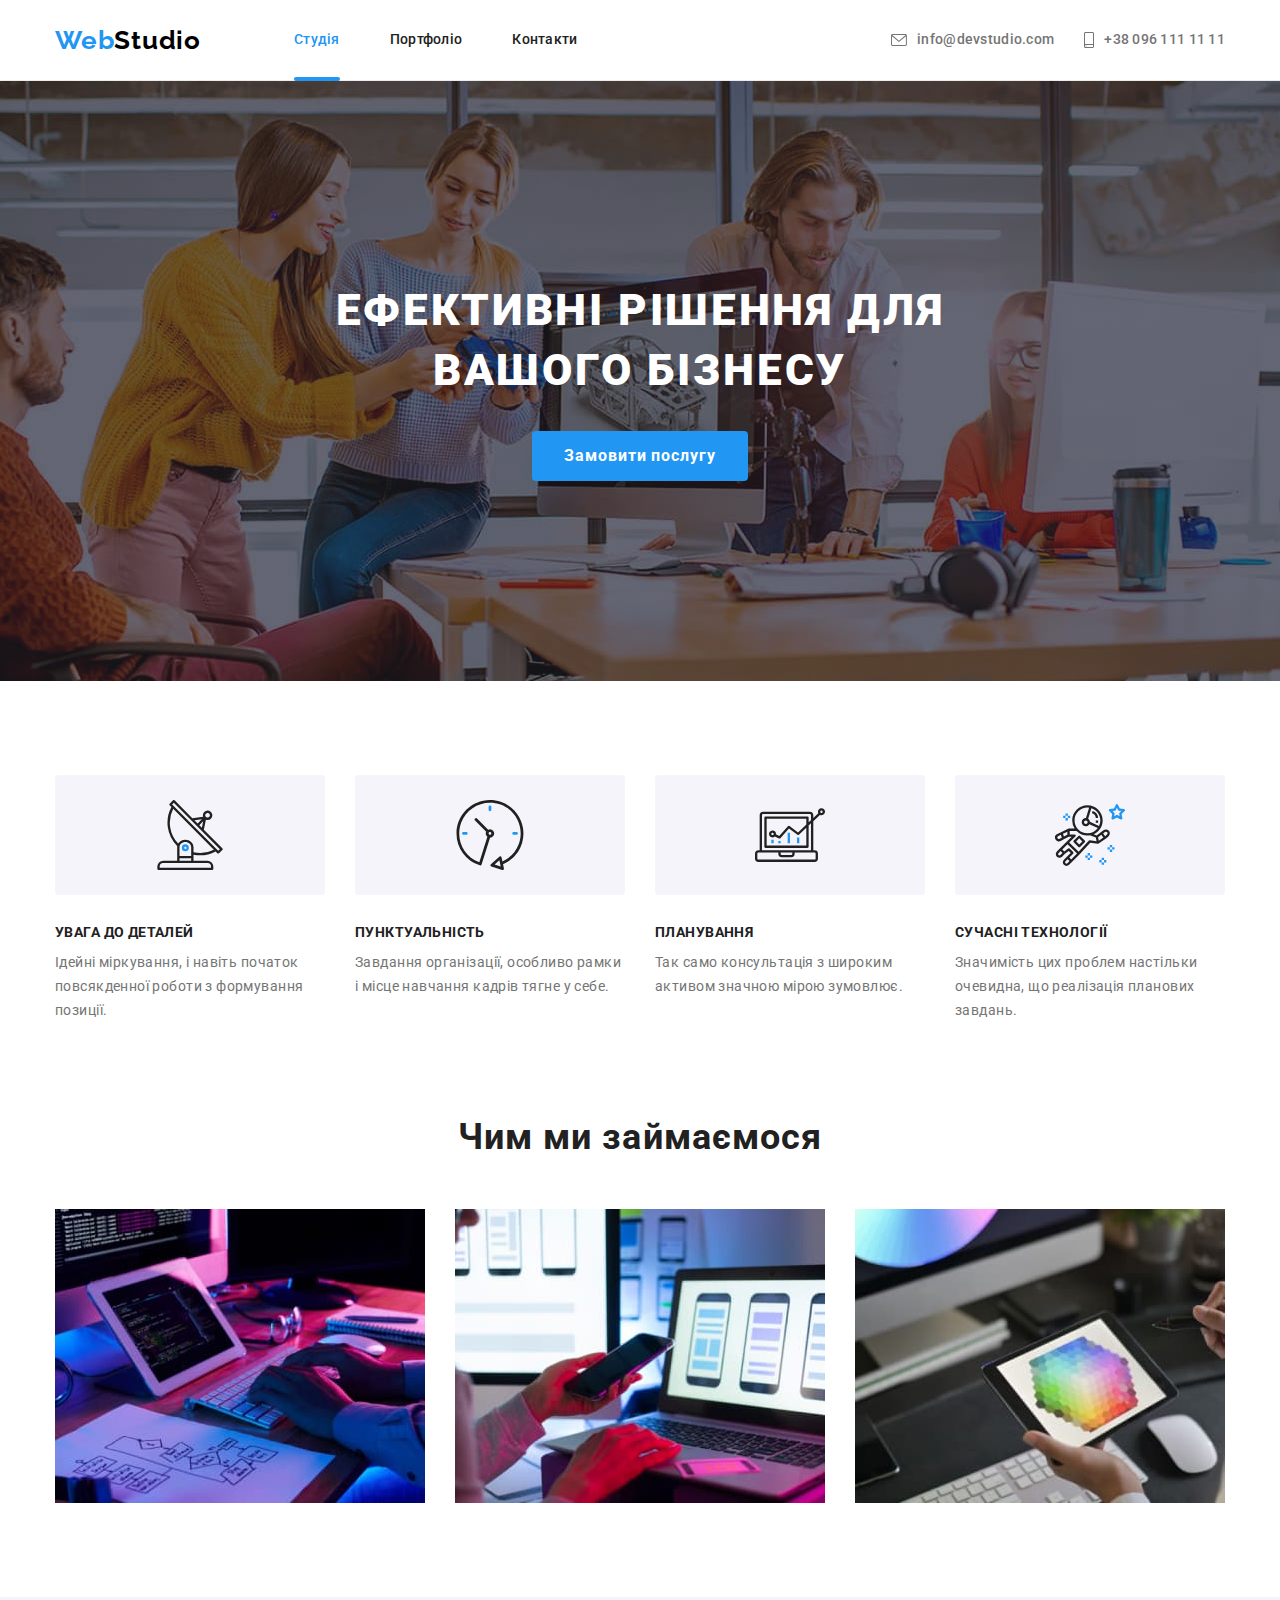
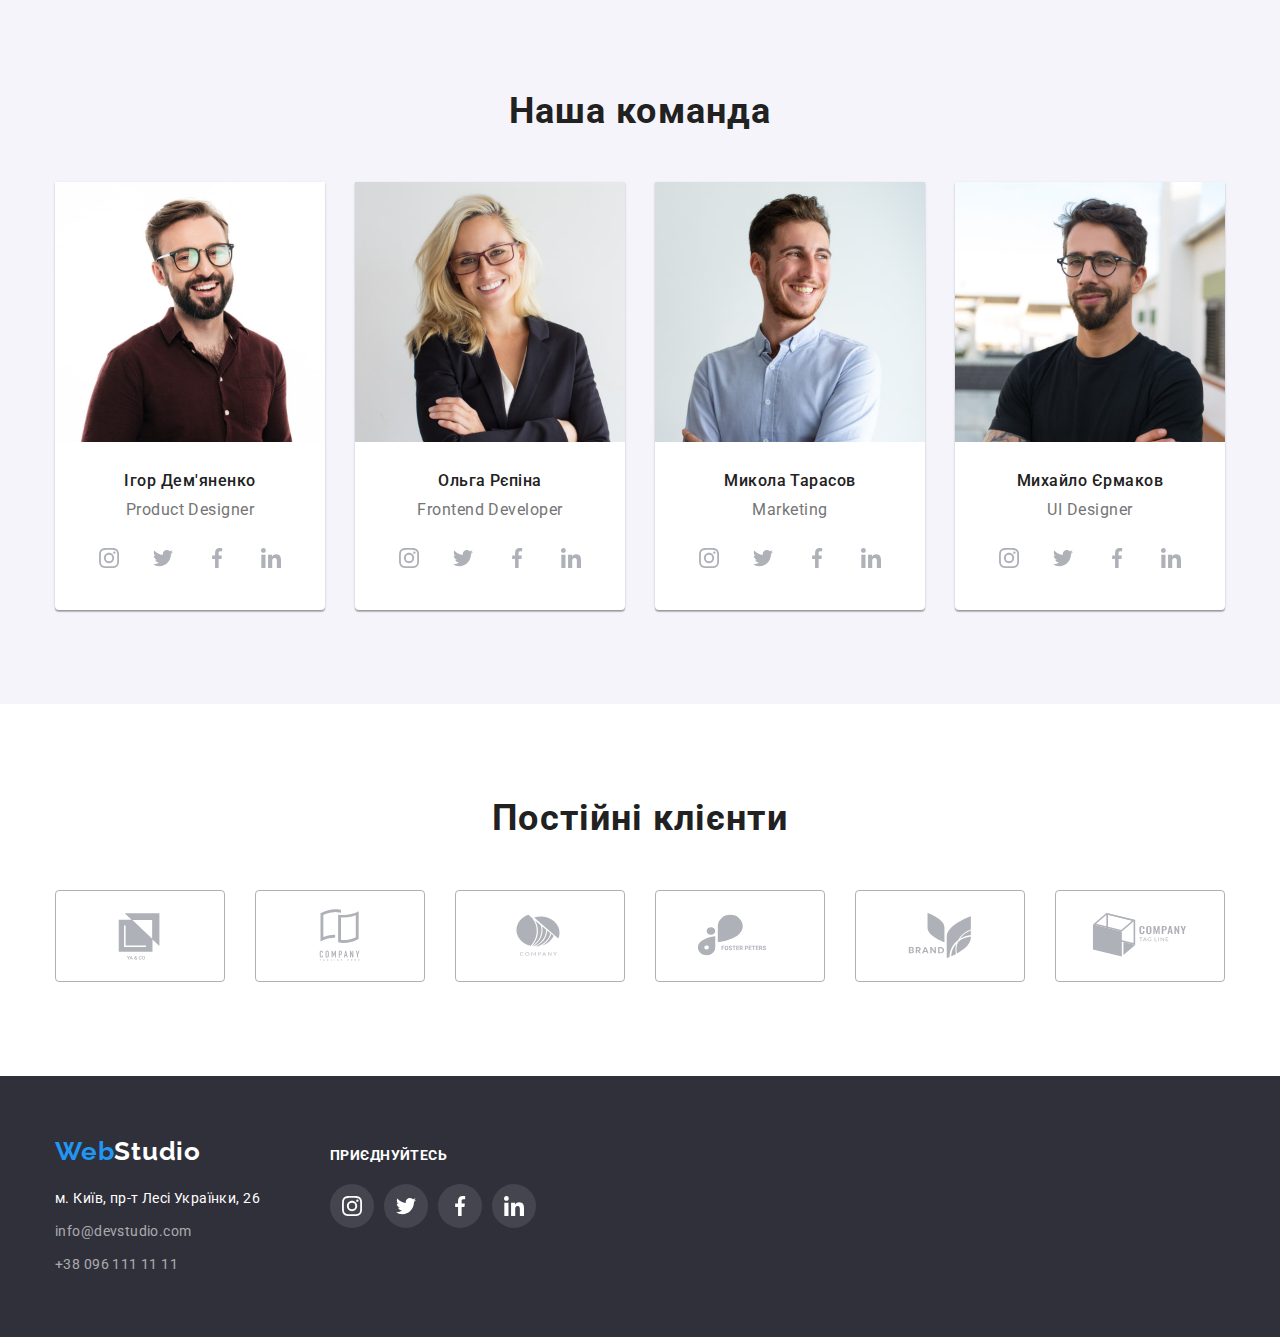
<file: index.html>
<!DOCTYPE html>
<html lang="uk">
  <head>
    <meta charset="UTF-8" />
    <meta http-equiv="X-UA-Compatible" content="IE=edge" />
    <meta name="viewport" content="width=device-width, initial-scale=1.0" />
    <title>WebStudio</title>
    <link rel="stylesheet" href="https://cdnjs.cloudflare.com/ajax/libs/modern-normalize/1.1.0/modern-normalize.min.css" />
    <link rel="stylesheet" href="./css/styles.css" />
    <link rel="preconnect" href="https://fonts.googleapis.com" />
    <link rel="preconnect" href="https://fonts.gstatic.com" crossorigin />
    <link href="https://fonts.googleapis.com/css2?family=Raleway:wght@700&family=Roboto:wght@400;500;700;900&display=swap" rel="stylesheet" />
  </head>

  <body>
    <header class="header">
      <div class="container header-container">
        <a class="logo" href="./index.html"><span class="color-logo">Web</span>Studio</a>
        <nav class="nav">
          <ul class="nav-list">
            <li class="nav-item active-border"><a class="nav-link active" href="./index.html">Студія</a></li>
            <li class="nav-item"><a class="nav-link" href="./portfolio.html">Портфоліо</a></li>
            <li class="nav-item"><a class="nav-link" href="#">Контакти</a></li>
          </ul>
        </nav>
        <ul class="contact-list">
          <li class="contact-item">
            <a class="contact-link" href="mailto:info@devstudio.com">
              <svg width="16" height="12">
                <use href="./images/icons.svg#icon-envelope"></use>
              </svg>
              <span>info@devstudio.com</span>
            </a>
          </li>
          <li class="contact-item">
            <a class="contact-link" href="tel:+380961111111">
              <svg width="10" height="16">
                <use href="./images/icons.svg#icon-smartphone"></use>
              </svg>
              <span>+38 096 111 11 11</span></a
            >
          </li>
        </ul>
      </div>
    </header>

    <main class="main">
      <section class="section section-hero">
        <div class="container">
          <h1 class="hero-titel">Ефективні рішення для вашого бізнесу</h1>
          <button data-modal-open class="hero-button" type="button">Замовити послугу</button>
        </div>
      </section>

      <section class="section section-advantage">
        <div class="container">
          <h2 class="visually-hidden">Наші переваги</h2>
          <ul class="advantage-list">
            <li class="advantage-item">
              <div class="advantage-box-icon">
                <svg width="70" height="70">
                  <use href="./images/icons.svg#icon-antenna"></use>
                </svg>
              </div>
              <h3 class="advantage-subtitel">Увага до деталей</h3>
              <p class="advantage-text">Ідейні міркування, і навіть початок повсякденної роботи з формування позиції.</p>
            </li>
            <li class="advantage-item icon-clock">
              <div class="advantage-box-icon">
                <svg width="70" height="70">
                  <use href="./images/icons.svg#icon-clock"></use>
                </svg>
              </div>
              <h3 class="advantage-subtitel">Пунктуальність</h3>
              <p class="advantage-text">Завдання організації, особливо рамки і місце навчання кадрів тягне у себе.</p>
            </li>
            <li class="advantage-item icon-diagram">
              <div class="advantage-box-icon">
                <svg width="70" height="70">
                  <use href="./images/icons.svg#icon-diagram"></use>
                </svg>
              </div>
              <h3 class="advantage-subtitel">Планування</h3>
              <p class="advantage-text">Так само консультація з широким активом значною мірою зумовлює.</p>
            </li>
            <li class="advantage-item icon-astronaut">
              <div class="advantage-box-icon">
                <svg width="70" height="70">
                  <use href="./images/icons.svg#icon-astronaut"></use>
                </svg>
              </div>
              <h3 class="advantage-subtitel">Сучасні технології</h3>
              <p class="advantage-text">Значимість цих проблем настільки очевидна, що реалізація планових завдань.</p>
            </li>
          </ul>
        </div>
      </section>

      <section class="section section-speciality">
        <div class="container">
          <h2 class="speciality-titel">Чим ми займаємося</h2>
          <ul class="speciality-list">
            <li class="speciality-item">
              <img class="speciality-image" src="./images/doing/keyboard.jpg" alt="Розробник пише код" width="370" />
              <p class="speciality-overlay">Десктопні додатки</p>
            </li>
            <li class="speciality-item">
              <img class="speciality-image" src="./images/doing/phone.jpg" alt="Користувач підключає телефон до ноутбуку" width="370" />
              <p class="speciality-overlay">Десктопні додатки</p>
            </li>
            <li class="speciality-item">
              <img class="speciality-image" src="./images/doing/tablet.jpg" alt="Дизайнер вибирає колір на планшеті" width="370" />
              <p class="speciality-overlay">Десктопні додатки</p>
            </li>
          </ul>
        </div>
      </section>

      <section class="section section-team">
        <div class="container">
          <h2 class="team-titel">Наша команда</h2>
          <ul class="team-list">
            <li class="team-item">
              <img class="team-image" src="./images/team/dem.jpg" alt="Фото Ігоря Дем'яненко" width="270" />
              <div class="team-desc">
                <h3 class="team-subtitel">Ігор Дем'яненко</h3>
                <p class="team-text">Product Designer</p>
                <ul class="team-icon-list">
                  <li class="team-icon-item">
                    <a class="team-icon-link" href="https://www.instagram.com/" target="_blank" rel="noopener noreferrer nofollow">
                      <svg width="20" height="20">
                        <use href="./images/icons.svg#icon-instagram"></use>
                      </svg>
                    </a>
                  </li>
                  <li class="team-icon-item">
                    <a class="team-icon-link" href="https://twitter.com/" target="_blank" rel="noopener noreferrer nofollow">
                      <svg width="20" height="20">
                        <use href="./images/icons.svg#icon-twitter"></use>
                      </svg>
                    </a>
                  </li>
                  <li class="team-icon-item">
                    <a class="team-icon-link" href="https://www.facebook.com/" target="_blank" rel="noopener noreferrer nofollow">
                      <svg width="20" height="20">
                        <use href="./images/icons.svg#icon-facebook"></use>
                      </svg>
                    </a>
                  </li>
                  <li class="team-icon-item">
                    <a class="team-icon-link" href="https://ua.linkedin.com/" target="_blank" rel="noopener noreferrer nofollow">
                      <svg width="20" height="20">
                        <use href="./images/icons.svg#icon-linkedin"></use>
                      </svg>
                    </a>
                  </li>
                </ul>
              </div>
            </li>
            <li class="team-item">
              <img class="team-image" src="./images/team/rep.jpg" alt="Фото Ольги Рєпіной" width="270" />
              <div class="team-desc">
                <h3 class="team-subtitel">Ольга Рєпіна</h3>
                <p class="team-text">Frontend Developer</p>
                <ul class="team-icon-list">
                  <li class="team-icon-item">
                    <a class="team-icon-link" href="https://www.instagram.com/" target="_blank" rel="noopener noreferrer nofollow">
                      <svg width="20" height="20">
                        <use href="./images/icons.svg#icon-instagram"></use>
                      </svg>
                    </a>
                  </li>
                  <li class="team-icon-item">
                    <a class="team-icon-link" href="https://twitter.com/" target="_blank" rel="noopener noreferrer nofollow">
                      <svg width="20" height="20">
                        <use href="./images/icons.svg#icon-twitter"></use>
                      </svg>
                    </a>
                  </li>
                  <li class="team-icon-item">
                    <a class="team-icon-link" href="https://www.facebook.com/" target="_blank" rel="noopener noreferrer nofollow">
                      <svg width="20" height="20">
                        <use href="./images/icons.svg#icon-facebook"></use>
                      </svg>
                    </a>
                  </li>
                  <li class="team-icon-item">
                    <a class="team-icon-link" href="https://ua.linkedin.com/" target="_blank" rel="noopener noreferrer nofollow">
                      <svg width="20" height="20">
                        <use href="./images/icons.svg#icon-linkedin"></use>
                      </svg>
                    </a>
                  </li>
                </ul>
              </div>
            </li>
            <li class="team-item">
              <img class="team-image" src="./images/team/tar.jpg" alt="Фото Миколи Тарасова" width="270" />
              <div class="team-desc">
                <h3 class="team-subtitel">Микола Тарасов</h3>
                <p class="team-text">Marketing</p>
                <ul class="team-icon-list">
                  <li class="team-icon-item">
                    <a class="team-icon-link" href="https://www.instagram.com/" target="_blank" rel="noopener noreferrer nofollow">
                      <svg width="20" height="20">
                        <use href="./images/icons.svg#icon-instagram"></use>
                      </svg>
                    </a>
                  </li>
                  <li class="team-icon-item">
                    <a class="team-icon-link" href="https://twitter.com/" target="_blank" rel="noopener noreferrer nofollow">
                      <svg width="20" height="20">
                        <use href="./images/icons.svg#icon-twitter"></use>
                      </svg>
                    </a>
                  </li>
                  <li class="team-icon-item">
                    <a class="team-icon-link" href="https://www.facebook.com/" target="_blank" rel="noopener noreferrer nofollow">
                      <svg width="20" height="20">
                        <use href="./images/icons.svg#icon-facebook"></use>
                      </svg>
                    </a>
                  </li>
                  <li class="team-icon-item">
                    <a class="team-icon-link" href="https://ua.linkedin.com/" target="_blank" rel="noopener noreferrer nofollow">
                      <svg width="20" height="20">
                        <use href="./images/icons.svg#icon-linkedin"></use>
                      </svg>
                    </a>
                  </li>
                </ul>
              </div>
            </li>
            <li class="team-item">
              <img class="team-image" src="./images/team/erm.jpg" alt="Фото Михайла Єрмакова" width="270" />
              <div class="team-desc">
                <h3 class="team-subtitel">Михайло Єрмаков</h3>
                <p class="team-text">UI Designer</p>
                <ul class="team-icon-list">
                  <li class="team-icon-item">
                    <a class="team-icon-link" href="https://www.instagram.com/" target="_blank" rel="noopener noreferrer nofollow">
                      <svg width="20" height="20">
                        <use href="./images/icons.svg#icon-instagram"></use>
                      </svg>
                    </a>
                  </li>
                  <li class="team-icon-item">
                    <a class="team-icon-link" href="https://twitter.com/" target="_blank" rel="noopener noreferrer nofollow">
                      <svg width="20" height="20">
                        <use href="./images/icons.svg#icon-twitter"></use>
                      </svg>
                    </a>
                  </li>
                  <li class="team-icon-item">
                    <a class="team-icon-link" href="https://www.facebook.com/" target="_blank" rel="noopener noreferrer nofollow">
                      <svg width="20" height="20">
                        <use href="./images/icons.svg#icon-facebook"></use>
                      </svg>
                    </a>
                  </li>
                  <li class="team-icon-item">
                    <a class="team-icon-link" href="https://ua.linkedin.com/" target="_blank" rel="noopener noreferrer nofollow">
                      <svg width="20" height="20">
                        <use href="./images/icons.svg#icon-linkedin"></use>
                      </svg>
                    </a>
                  </li>
                </ul>
              </div>
            </li>
          </ul>
        </div>
      </section>

      <section class="section section-clientage">
        <div class="container">
          <h2 class="clientage-titel">Постійні клієнти</h2>
          <ul class="clientage-list">
            <li class="clientage-item">
              <a class="clientage-link" href="#">
                <svg width="106" height="60">
                  <use href="./images/icons.svg#icon-ya-co"></use>
                </svg>
              </a>
            </li>
            <li class="clientage-item">
              <a class="clientage-link" href="#">
                <svg width="106" height="60">
                  <use href="./images/icons.svg#icon-company"></use>
                </svg>
              </a>
            </li>
            <li class="clientage-item">
              <a class="clientage-link" href="#">
                <svg width="106" height="60">
                  <use href="./images/icons.svg#icon-Logo"></use>
                </svg>
              </a>
            </li>
            <li class="clientage-item">
              <a class="clientage-link" href="#">
                <svg width="106" height="60">
                  <use href="./images/icons.svg#icon-foster"></use>
                </svg>
              </a>
            </li>
            <li class="clientage-item">
              <a class="clientage-link" href="#">
                <svg width="106" height="60">
                  <use href="./images/icons.svg#icon-brand"></use>
                </svg>
              </a>
            </li>
            <li class="clientage-item">
              <a class="clientage-link" href="#">
                <svg width="106" height="60">
                  <use href="./images/icons.svg#icon-tag-line"></use>
                </svg>
              </a>
            </li>
          </ul>
        </div>
      </section>
    </main>

    <footer class="footer">
      <div class="container footer-container">
        <div class="footer-adrdess-box">
          <a class="logo footer-logo" href="./index.html"><span class="color-logo">Web</span>Studio</a>
          <address class="address">
            <ul class="footer-list">
              <li class="footer-item">
                <a class="footer-llink-map" href="https://goo.gl/maps/CtNU3nowhyDTVTYz7" target="_blank" rel="noopener noreferrer nofollow"> м. Київ, пр-т Лесі Українки, 26 </a>
              </li>
              <li class="footer-item">
                <a class="footer-llink-mail" href="mailto:info@devstudio.com">info@devstudio.com</a>
              </li>
              <li class="footer-item">
                <a class="footer-llink-tel" href="tel:+380961111111">+38 096 111 11 11</a>
              </li>
            </ul>
          </address>
        </div>
        <div class="footer-social-box">
          <h3 class="footer-social-subtitel">Приєднуйтесь</h3>
          <ul class="footer-icon-list">
            <li class="footer-icon-item">
              <a class="footer-icon-link" href="https://www.instagram.com/" target="_blank" rel="noopener noreferrer nofollow">
                <svg width="20" height="20">
                  <use href="./images/icons.svg#icon-instagram"></use>
                </svg>
              </a>
            </li>
            <li class="footer-icon-item">
              <a class="footer-icon-link" href="https://twitter.com/" target="_blank" rel="noopener noreferrer nofollow">
                <svg width="20" height="20">
                  <use href="./images/icons.svg#icon-twitter"></use>
                </svg>
              </a>
            </li>
            <li class="footer-icon-item">
              <a class="footer-icon-link" href="https://www.facebook.com/" target="_blank" rel="noopener noreferrer nofollow">
                <svg width="20" height="20">
                  <use href="./images/icons.svg#icon-facebook"></use>
                </svg>
              </a>
            </li>
            <li class="footer-icon-item">
              <a class="footer-icon-link" href="https://ua.linkedin.com/" target="_blank" rel="noopener noreferrer nofollow">
                <svg width="20" height="20">
                  <use href="./images/icons.svg#icon-linkedin"></use>
                </svg>
              </a>
            </li>
          </ul>
        </div>
      </div>
    </footer>
    
    <!-- modal -->
    <div class="backdrop is-hidden" data-modal>
      <div class="modal">
        <button class="button-modal-close" data-modal-close>
          <svg width="18" height="18">
            <use href="./images/icons.svg#icon-close-black"></use>
          </svg>
        </button>
      </div>
    </div>
    <script src="./js/modal.js"></script>
  </body>
</html>
</file>
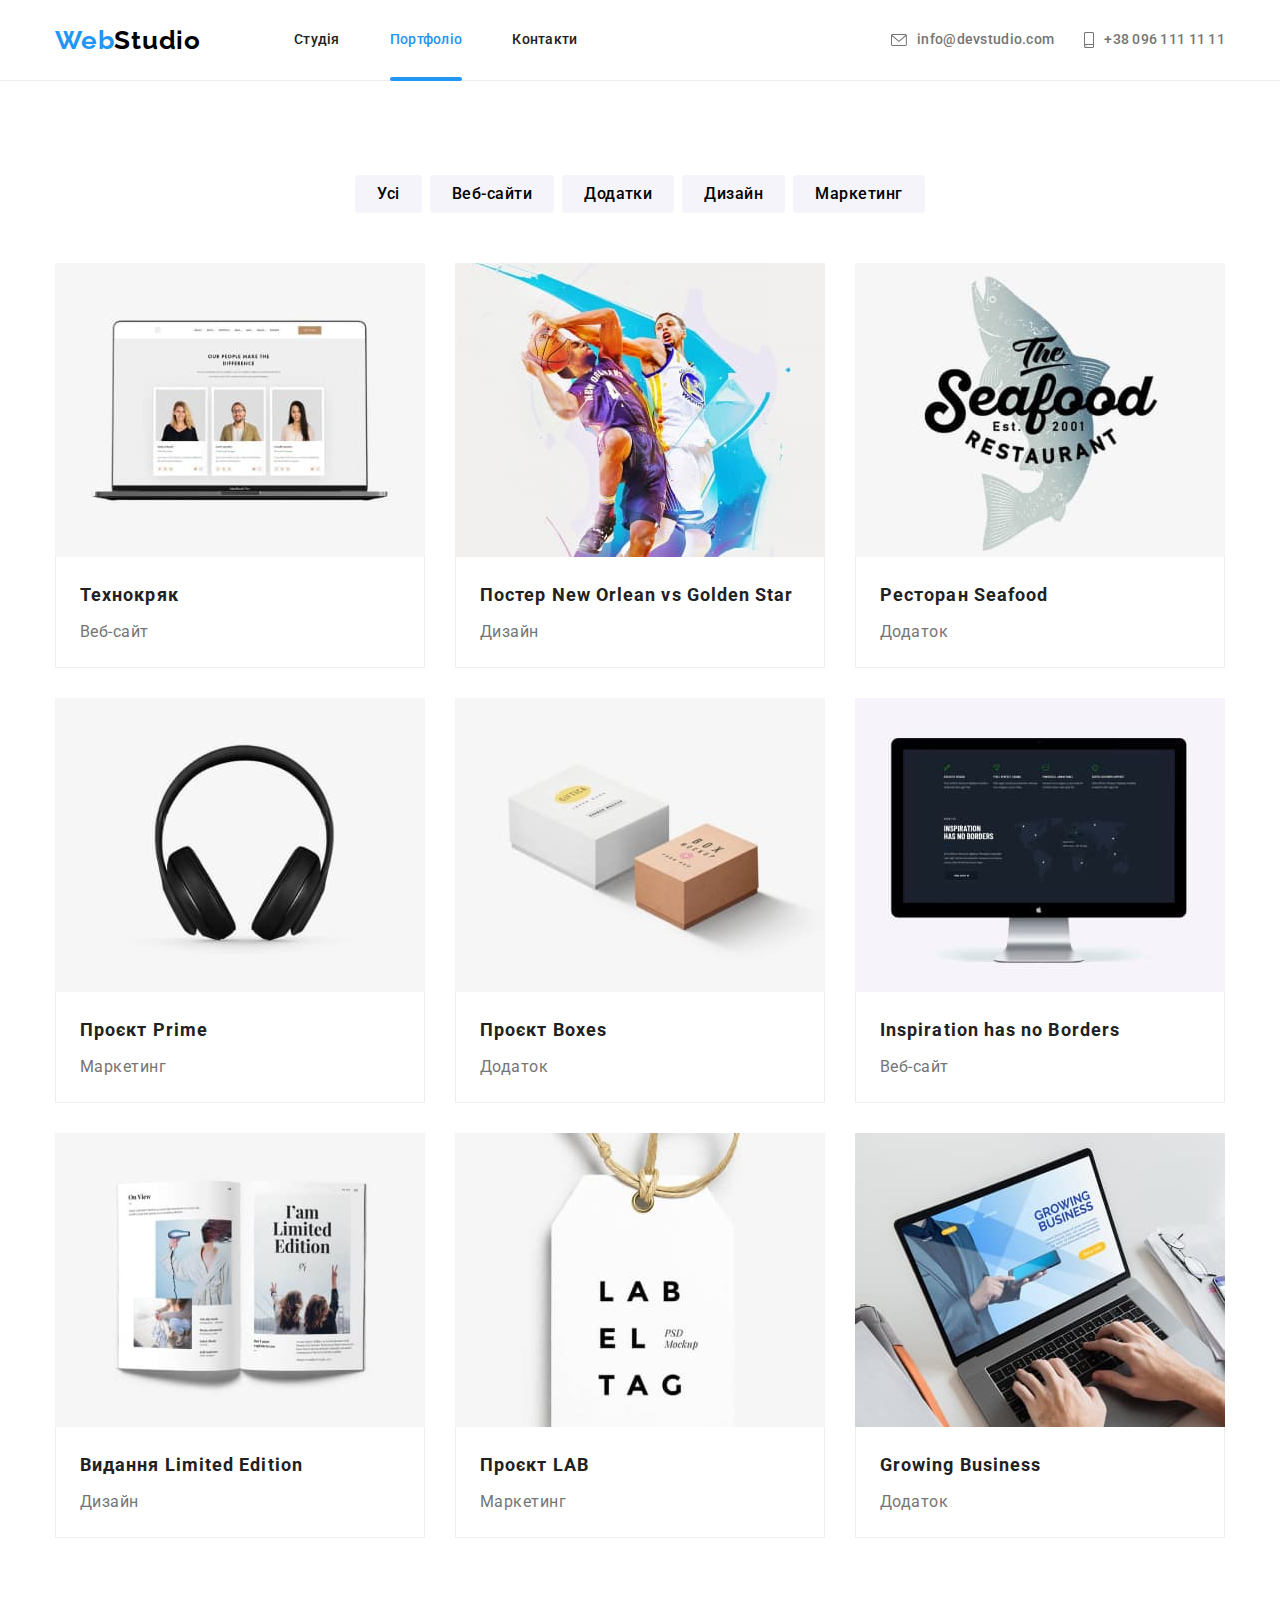
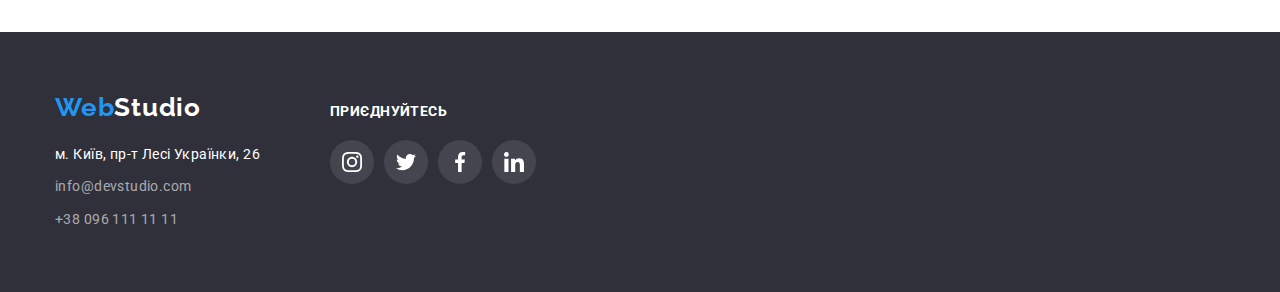
<file: portfolio.html>
<!DOCTYPE html>
<html lang="uk">
  <head>
    <meta charset="UTF-8" />
    <meta http-equiv="X-UA-Compatible" content="IE=edge" />
    <meta name="viewport" content="width=device-width, initial-scale=1.0" />
    <title>WebStudio/Portfolio</title>
    <link
      rel="stylesheet"
      href="https://cdnjs.cloudflare.com/ajax/libs/modern-normalize/1.1.0/modern-normalize.min.css"
    />
    <link rel="stylesheet" href="./css/styles.css" />
    <link rel="preconnect" href="https://fonts.googleapis.com" />
    <link rel="preconnect" href="https://fonts.gstatic.com" crossorigin />
    <link
      href="https://fonts.googleapis.com/css2?family=Raleway:wght@700&family=Roboto:wght@400;500;700;900&display=swap"
      rel="stylesheet"
    />
  </head>

  <body>
    <header class="header">
      <div class="container header-container">
        <a class="logo" href="./index.html"><span class="color-logo">Web</span>Studio</a>
        <nav class="nav">
          <ul class="nav-list">
            <li class="nav-item"><a class="nav-link" href="./index.html">Студія</a></li>
            <li class="nav-item">
              <a class="nav-link active" href="./portfolio.html">Портфоліо</a>
            </li>
            <li class="nav-item"><a class="nav-link" href="#">Контакти</a></li>
          </ul>
        </nav>
        <ul class="contact-list">
          <li class="contact-item">
            <a class="contact-link" href="mailto:info@devstudio.com">
              <svg width="16" height="12">
                <use href="./images/icons.svg#icon-envelope"></use>
              </svg>
              <span>info@devstudio.com</span>
            </a>
          </li>
          <li class="contact-item">
            <a class="contact-link" href="tel:+380961111111">
              <svg width="10" height="16">
                <use href="./images/icons.svg#icon-smartphone"></use>
              </svg>
              <span>+38 096 111 11 11</span>
            </a>
          </li>
        </ul>
      </div>
    </header>

    <main class="main-portfolio">
      <section class="section section-work">
        <div class="container">
          <h2 class="visually-hidden">Наші проєкти</h2>
          <ul class="filter-list">
            <li class="filter-item">
              <button class="filter-button" type="button">Усі</button>
            </li>
            <li class="filter-item">
              <button class="filter-button" type="button">Веб-сайти</button>
            </li>
            <li class="filter-item">
              <button class="filter-button" type="button">Додатки</button>
            </li>
            <li class="filter-item">
              <button class="filter-button" type="button">Дизайн</button>
            </li>
            <li class="filter-item">
              <button class="filter-button" type="button">Маркетинг</button>
            </li>
          </ul>

          <ul class="card-list">
            <li class="card-item">
              <a class="card-link" href="#">
                <div class="card-box-overlay">
                  <img
                    class="card-image"
                    src="./images/work/web-laptop.jpg"
                    alt="Ноутбук"
                    width="370"
                  />
                  <p class="card-text-overlay">
                    Ресурс пропонує комплексні пропозиції з різним рівнем функціоналу та сервісів.
                    Все це дозволить відвідувачу отримати вичерпні відомості про компанію чи
                    приватну особу
                  </p>
                </div>
                <div class="card-desc">
                  <h2 class="card-titel">Технокряк</h2>
                  <p class="card-text">Веб-сайт</p>
                </div>
              </a>
            </li>
            <li class="card-item">
              <a class="card-link" href="#">
                <div class="card-box-overlay">
                  <img
                    class="card-image"
                    src="./images/work/game.jpg"
                    alt="Гра в баскетбол"
                    width="370"
                  />
                  <p class="card-text-overlay">
                    Ресурс пропонує комплексні пропозиції з різним рівнем функціоналу та сервісів. Все
                    це дозволить відвідувачу отримати вичерпні відомості про компанію чи приватну
                    особу
                  </p>
                </div>
                <div class="card-desc">
                  <h2 class="card-titel">Постер New Orlean vs Golden Star</h2>
                  <p class="card-text">Дизайн</p>
                </div>
              </a>
            </li>
            <li class="card-item">
              <a class="card-link" href="#">
                <div class="card-box-overlay">
                  <img
                    class="card-image"
                    src="./images/work/food.jpg"
                    alt="Логотим ресторану"
                    width="370"
                  />
                  <p class="card-text-overlay">
                    Ресурс пропонує комплексні пропозиції з різним рівнем функціоналу та сервісів. Все
                    це дозволить відвідувачу отримати вичерпні відомості про компанію чи приватну
                    особу
                  </p>
                </div>
                <div class="card-desc">
                  <h2 class="card-titel">Ресторан Seafood</h2>
                  <p class="card-text">Додаток</p>
                </div>
              </a>
            </li>
            <li class="card-item">
              <a class="card-link" href="#">
                <div class="card-box-overlay">
                  <img
                    class="card-image"
                    src="./images/work/headphones.jpg"
                    alt="Навушники"
                    width="370"
                  />
                  <p class="card-text-overlay">
                    Ресурс пропонує комплексні пропозиції з різним рівнем функціоналу та сервісів. Все
                    це дозволить відвідувачу отримати вичерпні відомості про компанію чи приватну
                    особу
                  </p>
                </div>
                <div class="card-desc">
                  <h2 class="card-titel">Проєкт Prime</h2>
                  <p class="card-text">Маркетинг</p>
                </div>
              </a>
            </li>
            <li class="card-item">
              <a class="card-link" href="#">
                <div class="card-box-overlay">
                  <img class="card-image" src="./images/work/box.jpg" alt="Коробки" width="370" />
                  <p class="card-text-overlay">
                    Ресурс пропонує комплексні пропозиції з різним рівнем функціоналу та сервісів. Все
                    це дозволить відвідувачу отримати вичерпні відомості про компанію чи приватну
                    особу
                  </p>
                </div>
                <div class="card-desc">
                  <h2 class="card-titel">Проєкт Boxes</h2>
                  <p class="card-text">Додаток</p>
                </div>
              </a>
            </li>
            <li class="card-item">
              <a class="card-link" href="#">
                <div class="card-box-overlay">
                  <img class="card-image" src="./images/work/monitor.jpg" alt="Монітор" width="370" />
                  <p class="card-text-overlay">
                    Ресурс пропонує комплексні пропозиції з різним рівнем функціоналу та сервісів. Все
                    це дозволить відвідувачу отримати вичерпні відомості про компанію чи приватну
                    особу
                  </p>
                </div>
                <div class="card-desc">
                  <h2 class="card-titel">Inspiration has no Borders</h2>
                  <p class="card-text">Веб-сайт</p>
                </div>
              </a>
            </li>
            <li class="card-item">
              <a class="card-link" href="#">
                <div class="card-box-overlay">
                  <img class="card-image" src="./images/work/book.jpg" alt="Книга" width="370" />
                  <p class="card-text-overlay">
                    Ресурс пропонує комплексні пропозиції з різним рівнем функціоналу та сервісів. Все
                    це дозволить відвідувачу отримати вичерпні відомості про компанію чи приватну
                    особу
                  </p>
                </div>
                <div class="card-desc">
                  <h2 class="card-titel">Видання Limited Edition</h2>
                  <p class="card-text">Дизайн</p>
                </div>
              </a>
            </li>
            <li class="card-item">
              <a class="card-link" href="#">
                <div class="card-box-overlay">
                  <img class="card-image" src="./images/work/tag.jpg" alt="Ярлик" width="370" />
                  <p class="card-text-overlay">
                    Ресурс пропонує комплексні пропозиції з різним рівнем функціоналу та сервісів. Все
                    це дозволить відвідувачу отримати вичерпні відомості про компанію чи приватну
                    особу
                  </p>
                </div>
                <div class="card-desc">
                  <h2 class="card-titel">Проєкт LAB</h2>
                  <p class="card-text">Маркетинг</p>
                </div>
              </a>
            </li>
            <li class="card-item">
              <a class="card-link" href="#">
                <div class="card-box-overlay">
                  <img
                    class="card-image"
                    src="./images/work/laptop.jpg"
                    alt="Розробник працює за ноутбуком"
                    width="370"
                  />
                  <p class="card-text-overlay">Ресурс пропонує комплексні пропозиції з різним рівнем функціоналу та сервісів.
                      Все це дозволить відвідувачу отримати вичерпні відомості про компанію чи
                      приватну особу</p>
                </div>
                <div class="card-desc">
                  <h2 class="card-titel">Growing Business</h2>
                  <p class="card-text">Додаток</p>
                </div>
              </a>
            </li>
          </ul>
        </div>
      </section>
    </main>

    <footer class="footer">
      <div class="container footer-container">
        <div class="footer-adrdess-box">
          <a class="logo footer-logo" href="./index.html"
            ><span class="color-logo">Web</span>Studio</a
          >
          <address class="address">
            <ul class="footer-list">
              <li class="footer-item">
                <a
                  class="footer-llink-map"
                  href="https://goo.gl/maps/CtNU3nowhyDTVTYz7"
                  target="_blank"
                  rel="noopener noreferrer nofollow"
                >
                  м. Київ, пр-т Лесі Українки, 26
                </a>
              </li>
              <li class="footer-item">
                <a class="footer-llink-mail" href="mailto:info@devstudio.com">info@devstudio.com</a>
              </li>
              <li class="footer-item">
                <a class="footer-llink-tel" href="tel:+380961111111">+38 096 111 11 11</a>
              </li>
            </ul>
          </address>
        </div>
        <div class="footer-social-box">
          <h3 class="footer-social-subtitel">Приєднуйтесь</h3>
          <ul class="footer-icon-list">
            <li class="footer-icon-item">
              <a
                class="footer-icon-link"
                href="https://www.instagram.com/"
                target="_blank"
                rel="noopener noreferrer nofollow"
              >
                <svg width="20" height="20">
                  <use href="./images/icons.svg#icon-instagram"></use>
                </svg>
              </a>
            </li>
            <li class="footer-icon-item">
              <a
                class="footer-icon-link"
                href="https://twitter.com/"
                target="_blank"
                rel="noopener noreferrer nofollow"
              >
                <svg width="20" height="20">
                  <use href="./images/icons.svg#icon-twitter"></use>
                </svg>
              </a>
            </li>
            <li class="footer-icon-item">
              <a
                class="footer-icon-link"
                href="https://www.facebook.com/"
                target="_blank"
                rel="noopener noreferrer nofollow"
              >
                <svg width="20" height="20">
                  <use href="./images/icons.svg#icon-facebook"></use>
                </svg>
              </a>
            </li>
            <li class="footer-icon-item">
              <a
                class="footer-icon-link"
                href="https://ua.linkedin.com/"
                target="_blank"
                rel="noopener noreferrer nofollow"
              >
                <svg width="20" height="20">
                  <use href="./images/icons.svg#icon-linkedin"></use>
                </svg>
              </a>
            </li>
          </ul>
        </div>
      </div>
    </footer>
    <script src="./js/modal.js"></script>
  </body>
</html>
</file>
<file: css/styles.css>
a {
  text-decoration: none;
}

a:active,
a:focus {
  outline: none;
}

button:active,
button:focus {
  outline: none;
}

img {
  display: block;
}
ul {
  list-style: none;
  margin-top: 0;
  margin-bottom: 0;
  padding-left: 0;
}
p {
  margin-top: 0;
  margin-bottom: 0;
}
h1,
h2,
h3,
h4,
h5,
h6 {
  margin-top: 0;
  margin-bottom: 0;
}

:root {
  --primary-titel-color: #212121;
  --primary-text-color: #757575;
  --logo-color: #000000;
  --primary-color: #ffffff;
  --secondary-background-color: #f5f4fa;
  --primary-background-color: #2f303a;
  --accent-color: #2196f3;
  --button-active-color: #188ce8;
  --header-border-color: #ececec;
  --card-border-color: #eeeeee;
  --icon-color: #afb1b8;
  --footer-contact-color: rgba(255, 255, 255, 0.6);
  --footer-icon-color: rgba(255, 255, 255, 0.1);
  --background-speciality-img: rgba(47, 48, 58, 0.8);
  --background-card-portfolio: rgba(33, 150, 243, 0.9);
  --background-backdrop: rgba(0, 0, 0, 0.2);
}

body {
  font-family: 'Roboto', sans-serif;
  font-size: 14px;
  color: var(--primary-text-color);
  background-color: var(--primary-color);
}

.container {
  width: 100%;
  max-width: 1200px;
  margin-left: auto;
  margin-right: auto;
  padding-left: 15px;
  padding-right: 15px;
}

.section {
  padding-top: 94px;
  padding-bottom: 94px;
}

/* Шапка сайта */

.header {
  border-bottom: 1px solid var(--header-border-color);
}

.header-container {
  display: flex;
  align-items: center;
}

.logo {
  font-family: 'Raleway', sans-serif;
  font-weight: 700;
  font-size: 26px;
  line-height: 1.19;
  letter-spacing: 0.03em;
  color: var(--logo-color);
}

.color-logo {
  color: var(--accent-color);
}

.nav {
  margin-left: 93px;
}

.nav-list {
  display: flex;
  gap: 50px;
}

.nav-item {
}

.nav-link {
  display: block;
  padding-top: 32px;
  padding-bottom: 32px;
  position: relative;

  font-weight: 500;
  line-height: 1.14;
  letter-spacing: 0.02em;
  color: var(--primary-titel-color);

  transition: color 250ms cubic-bezier(0.4, 0, 0.2, 1);
}

.nav-link:hover,
.nav-link:focus {
  color: var(--accent-color);
}

.contact-list {
  display: flex;
  margin-left: auto;
  gap: 30px;
}

.contact-item {
}

.contact-link {
  display: flex;
  align-items: center;
  gap: 10px;
  padding-top: 32px;
  padding-bottom: 32px;

  font-weight: 500;
  line-height: 1.14;
  letter-spacing: 0.02em;
  color: var(--primary-text-color);
  fill: var(--primary-text-color);
  transition: color 250ms cubic-bezier(0.4, 0, 0.2, 1), fill 250ms cubic-bezier(0.4, 0, 0.2, 1);
}

.contact-link:hover,
.contact-link:focus {
  color: var(--accent-color);
  fill: var(--accent-color);
}

.active {
  color: var(--accent-color);
}

.active::after {
  content: '';
  position: absolute;
  left: 0;
  bottom: -1px;
  width: 100%;
  height: 4px;

  border-radius: 2px;
  background-color: var(--accent-color);
}

.main {
}

/* Секція hero */

.section-hero {
  padding-top: 200px;
  padding-bottom: 200px;
  max-width: 1600px;
  height: 600px;
  margin-left: auto;
  margin-right: auto;
  background-color: var(--primary-background-color);
  background-image: linear-gradient(to right, rgba(47, 48, 58, 0.4), rgba(47, 48, 58, 0.4)),
    url(../images/hero/hero.jpg);
  background-repeat: no-repeat;
  background-position: center;
  background-size: cover;
}

.hero-titel {
  display: block;
  max-width: 696px;
  margin-left: auto;
  margin-right: auto;
  margin-bottom: 30px;

  font-weight: 900;
  font-size: 44px;
  line-height: 1.36;
  text-align: center;
  letter-spacing: 0.06em;
  text-transform: uppercase;
  color: var(--primary-color);
}

.hero-button {
  display: block;
  margin-left: auto;
  margin-right: auto;
  padding: 10px 32px;

  font-family: inherit;
  font-weight: 700;
  font-size: 16px;
  line-height: 1.87;
  text-align: center;
  letter-spacing: 0.06em;
  cursor: pointer;
  color: var(--primary-color);
  background-color: var(--accent-color);
  border: 0;
  border-radius: 4px;
  transition: box-shadow 250ms cubic-bezier(0.4, 0, 0.2, 1),
    background-color 950ms cubic-bezier(0.4, 0, 0.2, 1);
}

.hero-button:hover,
.hero-button:focus {
  background-color: var(--button-active-color);
  box-shadow: 0px 4px 4px rgba(0, 0, 0, 0.15);
}

/* Наші переваги */

.section-advantage {
}

.visually-hidden {
  position: absolute;
  white-space: nowrap;
  width: 1px;
  height: 1px;
  overflow: hidden;
  border: 0;
  padding: 0;
  clip: rect(0 0 0 0);
  clip-path: inset(50%);
  margin: -1px;
}

.advantage-list {
  display: flex;
  justify-content: space-between;
}

.advantage-item {
  width: calc((100% - 90px) / 4);
}

.advantage-box-icon {
  display: flex;
  justify-content: center;
  align-items: center;
  height: 120px;
  margin-bottom: 30px;
  border-radius: 4px;
  background-color: var(--secondary-background-color);
}

.advantage-subtitel {
  margin-bottom: 10px;

  font-weight: 700;
  font-size: 14px;
  line-height: 1.14;
  letter-spacing: 0.03em;
  text-transform: uppercase;
  color: var(--primary-titel-color);
}

.advantage-text {
  line-height: 1.71;
  letter-spacing: 0.03em;
}

/* Чим ми займаємося */

.section-speciality {
  padding-top: 0;
}

.speciality-titel {
  margin-bottom: 50px;

  font-weight: 700;
  font-size: 36px;
  line-height: 1.16;
  text-align: center;
  letter-spacing: 0.03em;
  color: var(--primary-titel-color);
}

.speciality-list {
  display: flex;
  gap: 30px;
}

.speciality-item {
  position: relative;
  overflow: hidden;
}

.speciality-image {
  display: block;
  max-width: 100%;
  height: auto;
}

.speciality-overlay {
  position: absolute;
  left: 0;
  bottom: 0;
  width: 100%;
  height: 70px;
  display: flex;
  justify-content: center;
  align-items: center;

  font-weight: 700;
  line-height: 1.14;
  letter-spacing: 0.03em;
  text-transform: uppercase;

  color: var(--primary-color);
  background: var(--background-speciality-img);

  transform: translateY(100%);
  transition: transform 250ms cubic-bezier(0.4, 0, 0.2, 1);
}

.speciality-item:hover .speciality-overlay {
  transform: translateY(0);
}

/* Наша команда */

.section-team {
  background-color: var(--secondary-background-color);
}

.team-titel {
  margin-bottom: 50px;

  font-weight: 700;
  font-size: 36px;
  line-height: 1.16;
  text-align: center;
  letter-spacing: 0.03em;
  color: var(--primary-titel-color);
}

.team-list {
  display: flex;
  gap: 30px;
}

.team-item {
  background-color: var(--primary-color);
  box-shadow: 0px 1px 3px rgba(0, 0, 0, 0.12), 0px 1px 1px rgba(0, 0, 0, 0.14),
    0px 2px 1px rgba(0, 0, 0, 0.2);
  border-radius: 0px 0px 4px 4px;
}

.team-image {
  display: block;
  max-width: 100%;
  height: auto;
}

.team-desc {
  padding-top: 30px;
  padding-bottom: 30px;
}

.team-subtitel {
  margin-bottom: 10px;

  font-weight: 500;
  font-size: 16px;
  line-height: 1.18;
  letter-spacing: 0.03em;
  text-align: center;
  color: var(--primary-titel-color);
}

.team-text {
  margin-bottom: 16px;

  font-size: 16px;
  line-height: 1.18;
  letter-spacing: 0.03em;
  text-align: center;
}

.team-icon-list {
  display: flex;
  justify-content: center;
  gap: 10px;
  border-radius: 50%;
}
.team-icon-item {
  width: 44px;
  height: 44px;
}

.team-icon-link {
  display: flex;
  justify-content: center;
  align-items: center;
  width: 100%;
  height: 100%;
  border-radius: 50%;
  fill: var(--icon-color);
  transition: fill 250ms cubic-bezier(0.4, 0, 0.2, 1),
    background-color 250ms cubic-bezier(0.4, 0, 0.2, 1);
}

.team-icon-link:hover,
.team-icon-link:focus {
  fill: var(--primary-color);
  background-color: var(--accent-color);
}

/* Постійні клієнти */

.section-clientage {
}
.container {
}
.clientage-titel {
  margin-bottom: 50px;

  font-weight: 700;
  font-size: 36px;
  line-height: 1.16;
  text-align: center;
  letter-spacing: 0.03em;
  color: var(--primary-titel-color);
}
.clientage-list {
  display: flex;
  gap: 30px;
}
.clientage-item {
  width: calc((100% - 150px) / 6);
  height: 92px;
  border-radius: 4px;
}
.clientage-link {
  display: flex;
  justify-content: center;
  align-items: center;
  width: 100%;
  height: 100%;
  fill: var(--icon-color);
  border: 1px solid var(--icon-color);
  border-radius: 4px;
  transition: fill 250ms cubic-bezier(0.4, 0, 0.2, 1), border 250ms cubic-bezier(0.4, 0, 0.2, 1);
}

.clientage-link:hover,
.clientage-link:focus {
  fill: var(--accent-color);
  border: 1px solid var(--accent-color);
}

/* Підвал сайта */

.footer {
  padding-top: 60px;
  padding-bottom: 60px;

  background-color: var(--primary-background-color);
}

.footer-container {
  display: flex;
  align-items: baseline;
  gap: 70px;
}

.footer-logo {
  display: block;
  margin-bottom: 20px;

  color: var(--primary-color);
}

.address {
}

.footer-list {
}

.footer-item {
}

.footer-item:not(:last-child) {
  margin-bottom: 9px;
}

.footer-llink-map {
  font-style: normal;
  line-height: 1.71;
  letter-spacing: 0.03em;
  color: var(--primary-color);
  transition: color 250ms cubic-bezier(0.4, 0, 0.2, 1);
}

.footer-llink-map:hover,
.footer-llink-map:focus {
  color: var(--accent-color);
}

.footer-llink-mail {
  font-style: normal;
  line-height: 1.71;
  letter-spacing: 0.03em;
  color: var(--footer-contact-color);
  transition: color 250ms cubic-bezier(0.4, 0, 0.2, 1);
}

.footer-llink-mail:hover,
.footer-llink-mail:focus {
  color: var(--accent-color);
}

.footer-llink-tel {
  font-style: normal;
  line-height: 1.71;
  letter-spacing: 0.03em;
  color: var(--footer-contact-color);
  transition: color 250ms cubic-bezier(0.4, 0, 0.2, 1);
}

.footer-llink-tel:hover,
.footer-llink-tel:focus {
  color: var(--accent-color);
}

.footer-social-box {
}
.footer-social-subtitel {
  margin-bottom: 20px;

  font-weight: 700;
  font-size: 14px;
  line-height: 1.14;
  letter-spacing: 0.03em;
  text-transform: uppercase;
  color: var(--primary-color);
}

.footer-icon-list {
  display: flex;
  gap: 10px;
}

.footer-icon-item {
  width: 44px;
  height: 44px;
  border-radius: 50%;
}
.footer-icon-link {
  display: flex;
  justify-content: center;
  align-items: center;
  width: 100%;
  height: 100%;
  border-radius: 50%;
  fill: var(--primary-color);
  background: var(--footer-icon-color);
  transition: background-color 250ms cubic-bezier(0.4, 0, 0.2, 1);
}

.footer-icon-link:hover,
.footer-icon-link:focus {
  background-color: var(--accent-color);
}

/* Сторінка портфоліо */

.main-portfolio {
  background-color: var(--primary-color);
}

.section-work {
}

.filter-list {
  display: flex;
  justify-content: center;
  margin-bottom: 50px;
  gap: 8px;
}

.filter-button {
  padding: 6px 22px;

  font-family: inherit;
  font-weight: 500;
  font-size: 16px;
  line-height: 1.62;
  text-align: center;
  letter-spacing: 0.03em;
  cursor: pointer;
  background-color: var(--secondary-background-color);
  border: transparent;
  border-radius: 4px;
  transition: background-color 250ms cubic-bezier(0.4, 0, 0.2, 1),
    color 250ms cubic-bezier(0.4, 0, 0.2, 1), box-shadow 250ms cubic-bezier(0.4, 0, 0.2, 1);
}

.filter-button:hover,
.filter-button:focus {
  color: var(--primary-color);
  background-color: var(--accent-color);
  box-shadow: 0px 3px 1px rgba(0, 0, 0, 0.1), 0px 1px 2px rgba(0, 0, 0, 0.08),
    0px 2px 2px rgba(0, 0, 0, 0.12);
}

/* Кардки портфоліо */

.card-list {
  display: flex;
  flex-wrap: wrap;
  gap: 30px;
}

.card-item {
  width: calc((100% - 60px) / 3);
}

.card-link {
  display: block;
  width: 100%;
  height: 100%;
  transition: box-shadow 250ms cubic-bezier(0.4, 0, 0.2, 1);
}

.card-link:hover,
.card-link:focus {
  box-shadow: 0px 1px 1px rgba(0, 0, 0, 0.12), 0px 4px 4px rgba(0, 0, 0, 0.06),
    1px 4px 6px rgba(0, 0, 0, 0.16);
}

.card-box-overlay {
  position: relative;
  overflow: hidden;
}

.card-image {
  display: block;
  max-width: 100%;
  height: auto;
}

.card-text-overlay {
  position: absolute;
  top: 0;
  left: 0;
  width: 100%;
  height: 100%;
  padding: 63px 24px;

  font-size: 18px;
  line-height: 1.55;
  letter-spacing: 0.03em;

  color: var(--primary-color);
  background-color: var(--background-card-portfolio);

  transform: translateY(101%);
  transition: transform 250ms cubic-bezier(0.4, 0, 0.2, 1);
}

.card-link:hover .card-text-overlay,
.card-link:hover .card-box-overlay,
.card-link:focus .card-text-overlay,
.card-link:focus .card-box-overlay {
  transform: translateY(0);
}

.card-desc {
  padding: 20px 24px;

  border-bottom: 1px solid var(--card-border-color);
  border-right: 1px solid var(--card-border-color);
  border-left: 1px solid var(--card-border-color);
}

.card-titel {
  margin-bottom: 4px;

  font-weight: 700;
  font-size: 18px;
  line-height: 2;
  letter-spacing: 0.06em;
  color: var(--primary-titel-color);
}

.card-text {
  font-size: 16px;
  line-height: 1.87;
  letter-spacing: 0.03em;
  color: var(--primary-text-color);
}


/* modal */
.backdrop {
  position: fixed;
  top: 0;
  left: 0;
  width: 100%;
  height: 100%;
  opacity: 1;

  background-color: var(--background-backdrop);

  opacity: 1;
  transition: opacity 250ms cubic-bezier(0.4, 0, 0.2, 1),
    visibility 250ms cubic-bezier(0.4, 0, 0.2, 1);
}
.backdrop.is-hidden {
  visibility: hidden;
  opacity: 0;
  pointer-events: none;
}

.backdrop.is-hidden .modal {
  transform: translate(-50%, -50%) scale(0.8);
}

.modal {
  position: absolute;
  top: 50%;
  left: 50%;
  width: 528px;
  height: 581px;

  transform: translate(-50%, -50%) scale(1);
  transition: transform 250ms cubic-bezier(0.4, 0, 0.2, 1);

  border-radius: 4px;
  box-shadow: 0px 1px 3px rgba(0, 0, 0, 0.12), 0px 1px 1px rgba(0, 0, 0, 0.14),
    0px 2px 1px rgba(0, 0, 0, 0.2);
  background-color: var(--primary-color);
}
.button-modal-close {
  position: absolute;
  top: 8px;
  right: 8px;
  display: flex;
  justify-content: center;
  align-items: center;
  width: 30px;
  height: 30px;

  background-color: var(--primary-color);
  border: 1px solid rgba(0, 0, 0, 0.1);
  border-radius: 50%;

  cursor: pointer;
}
</file>
